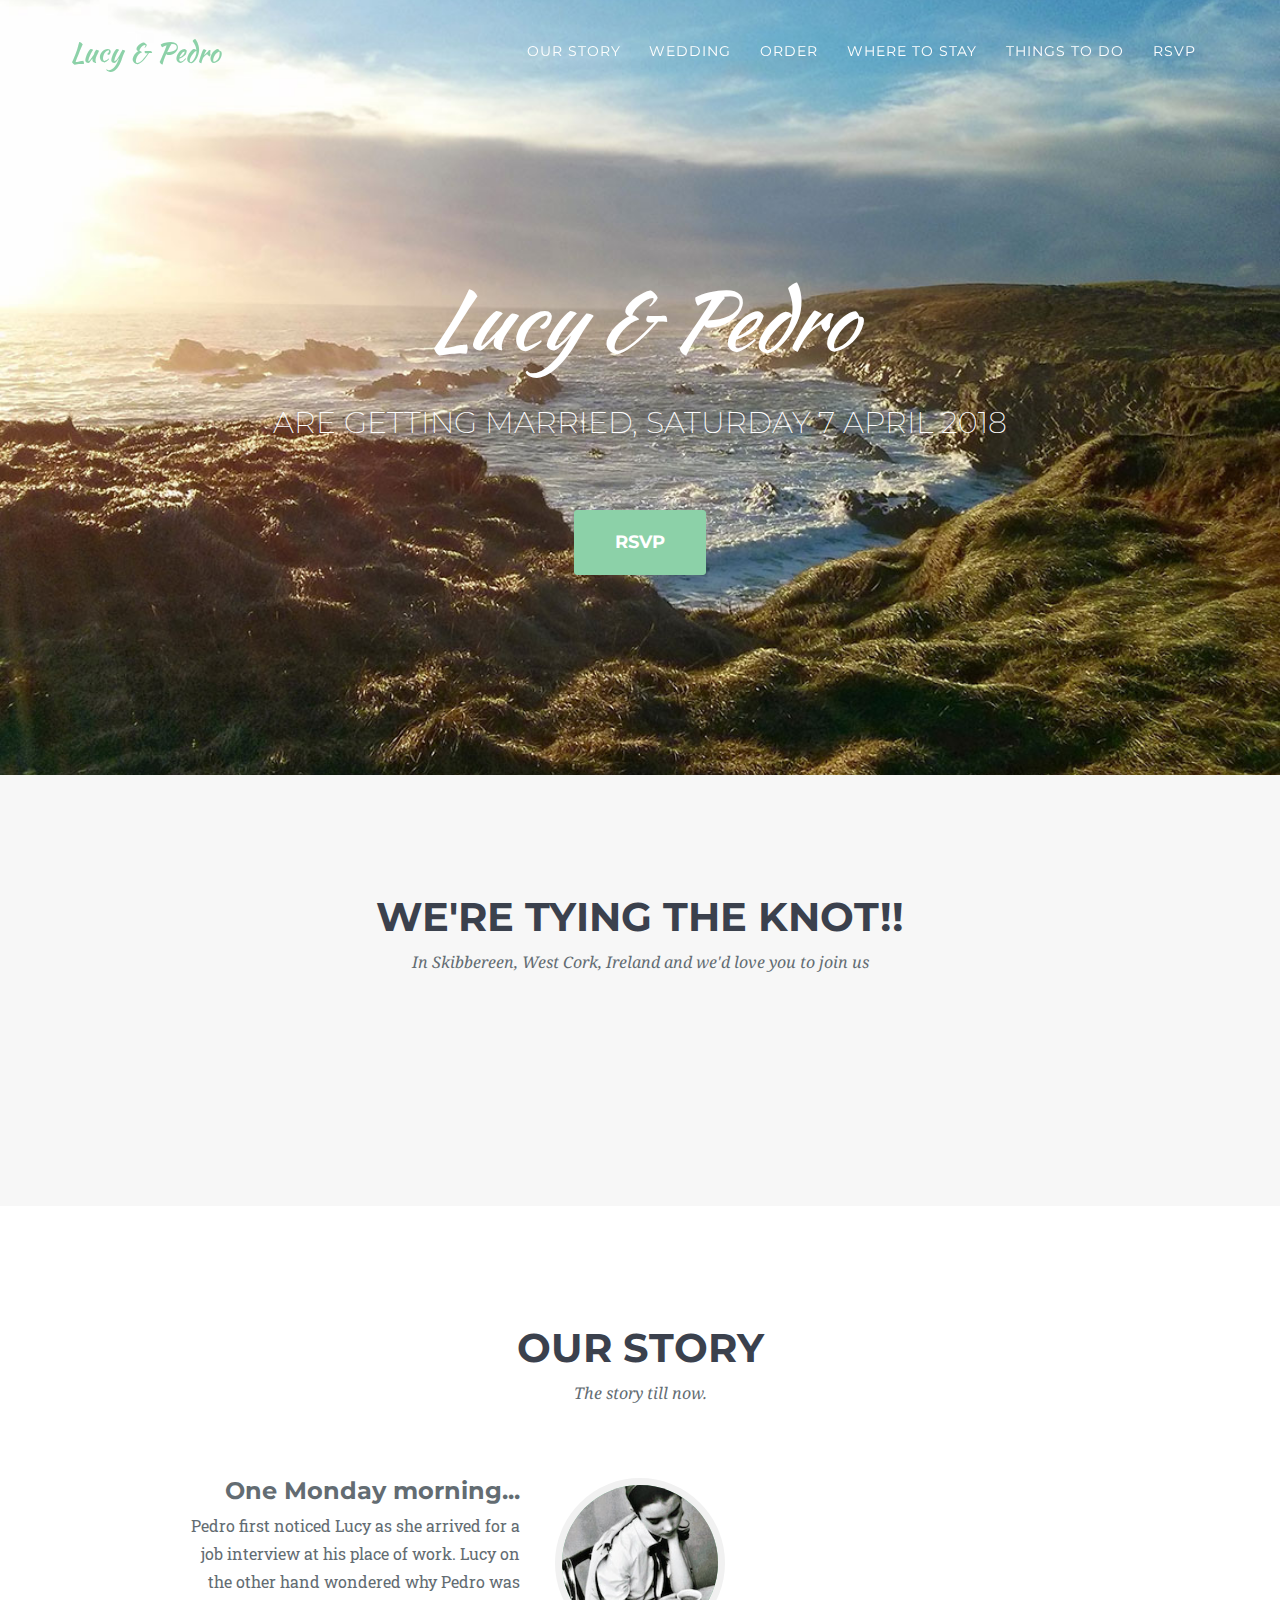
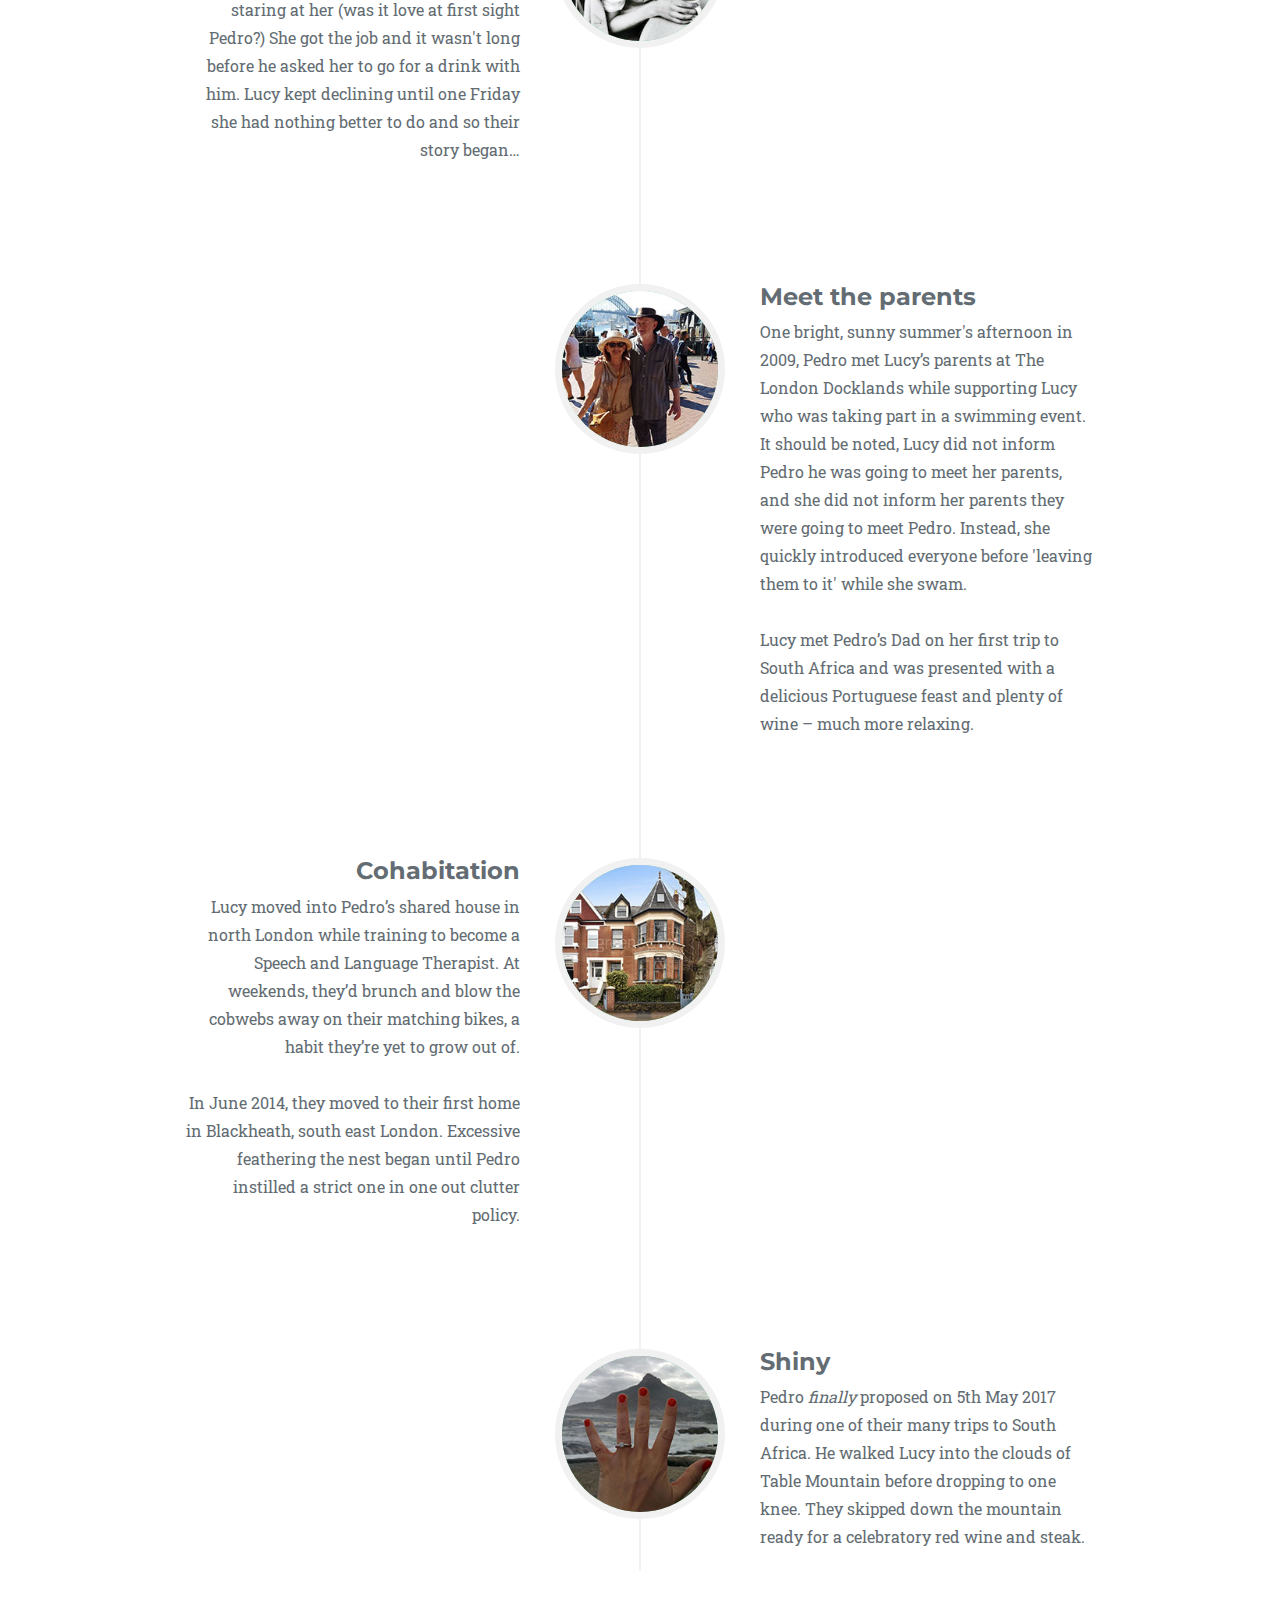
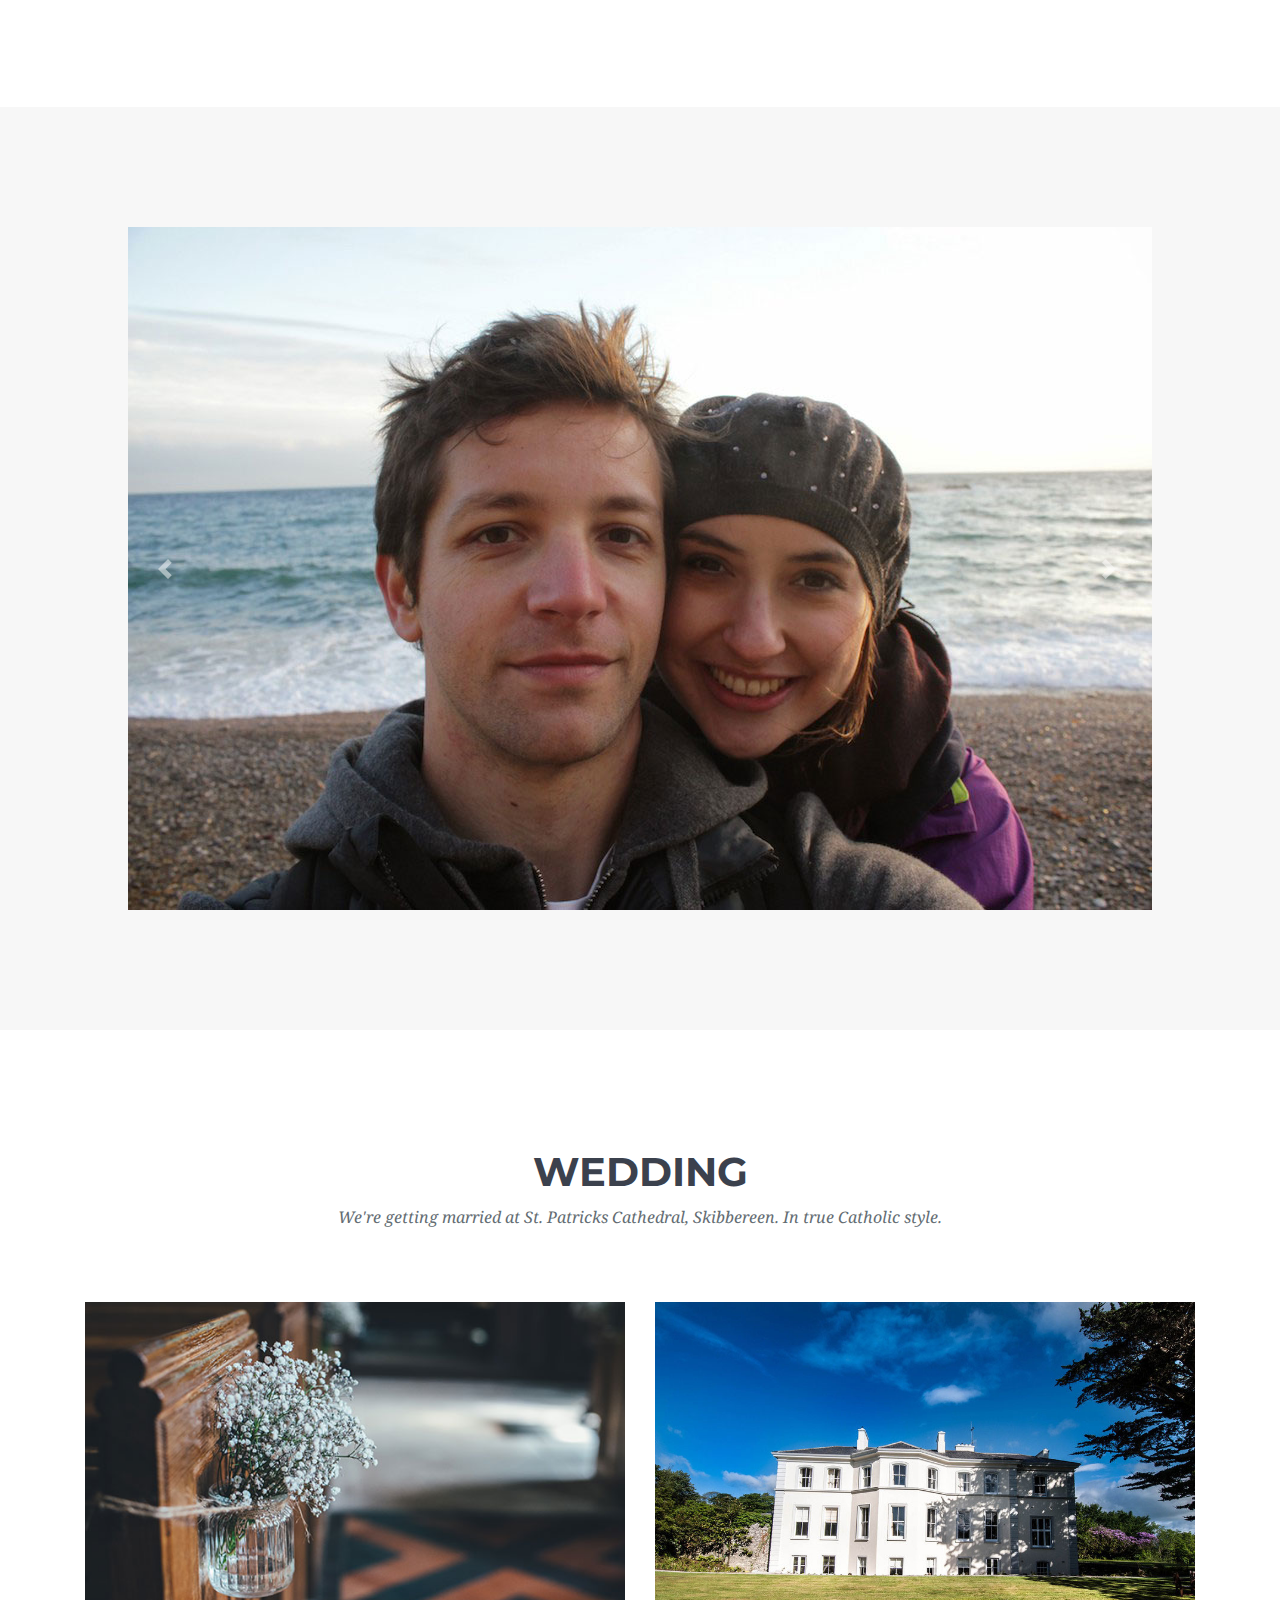
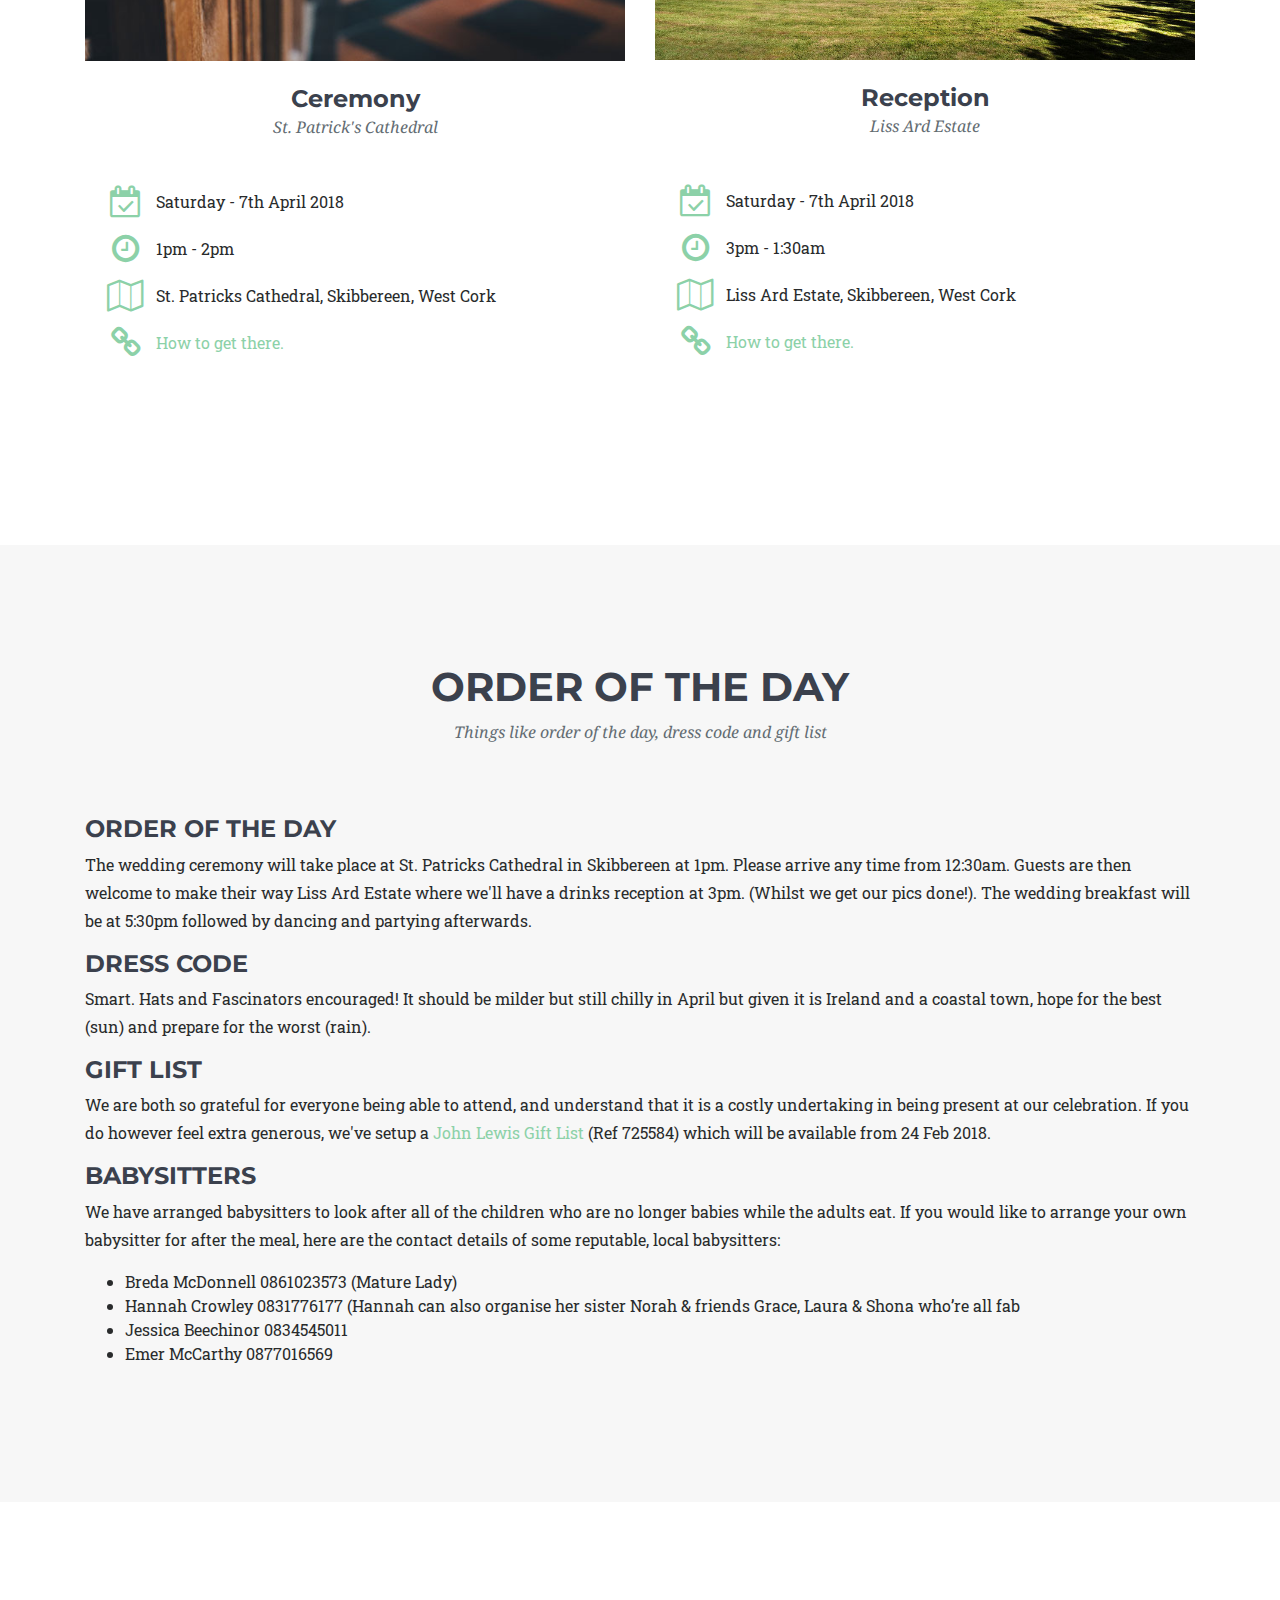
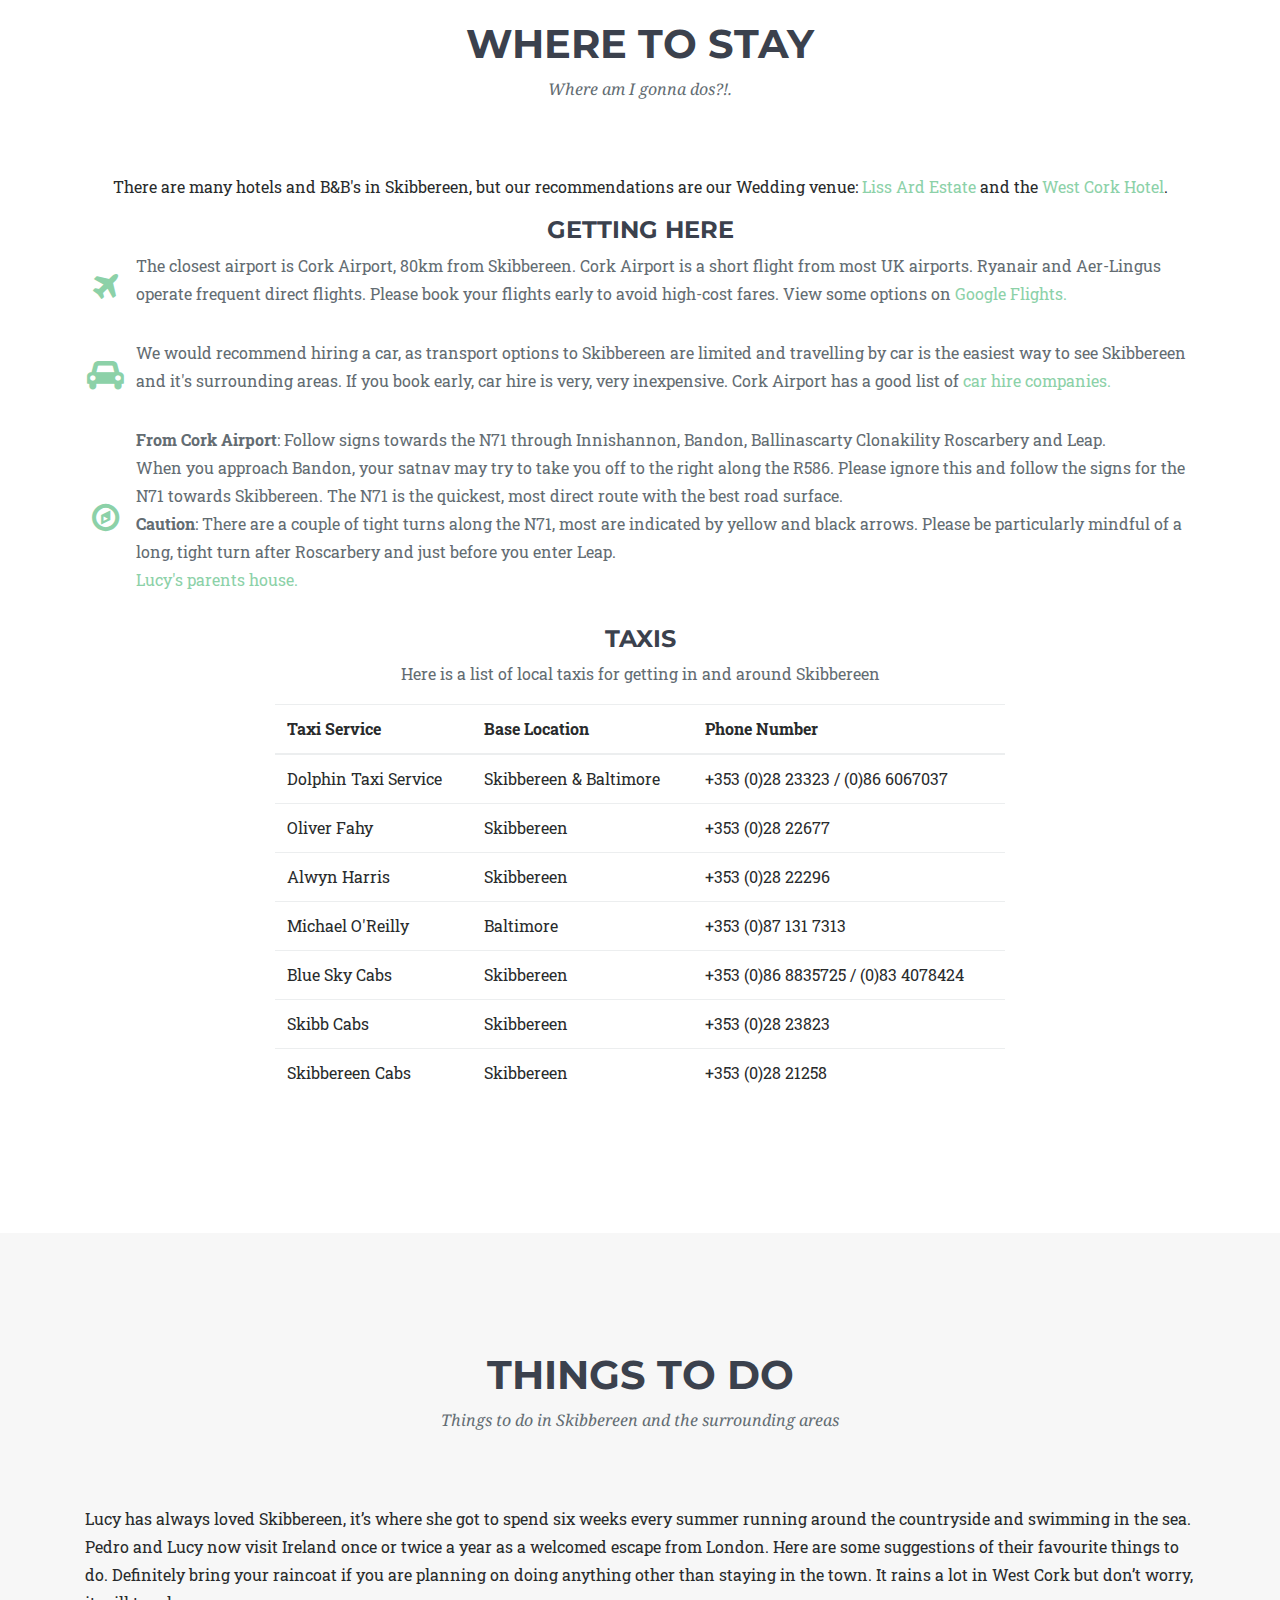
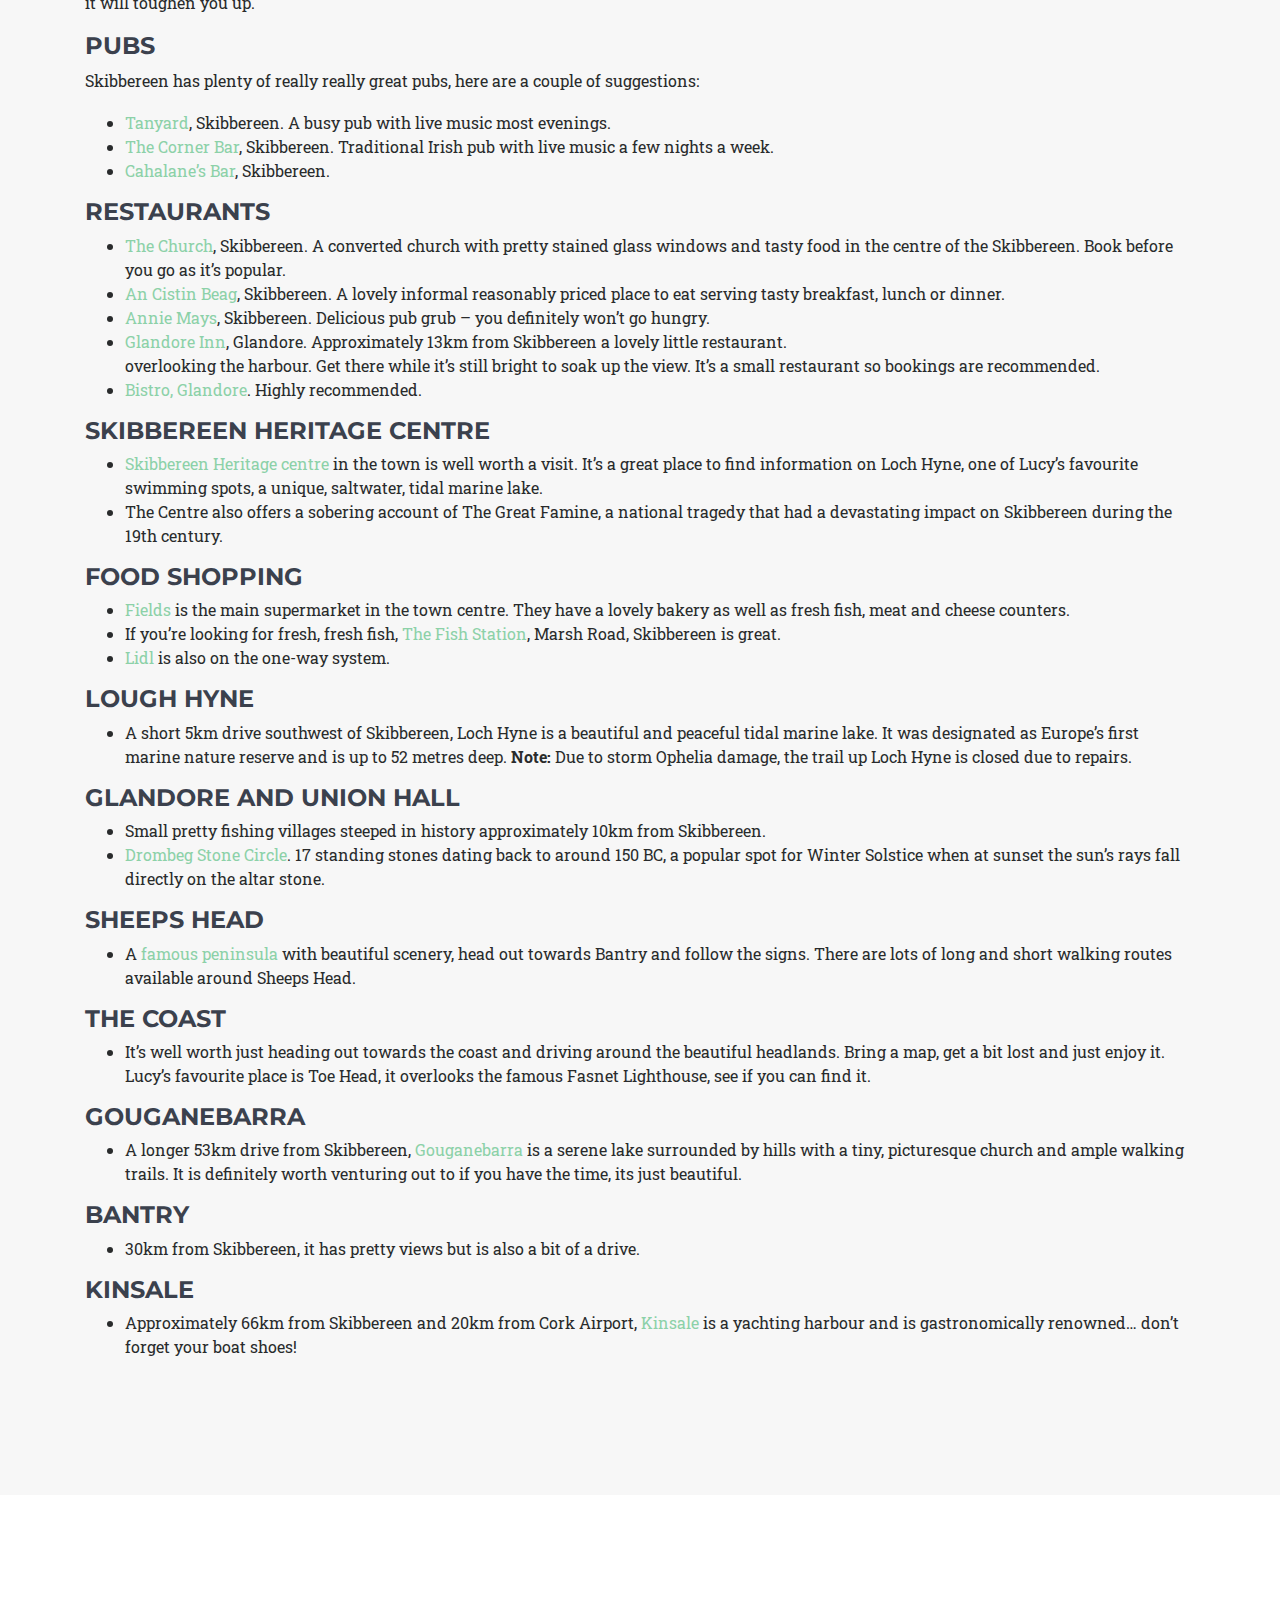
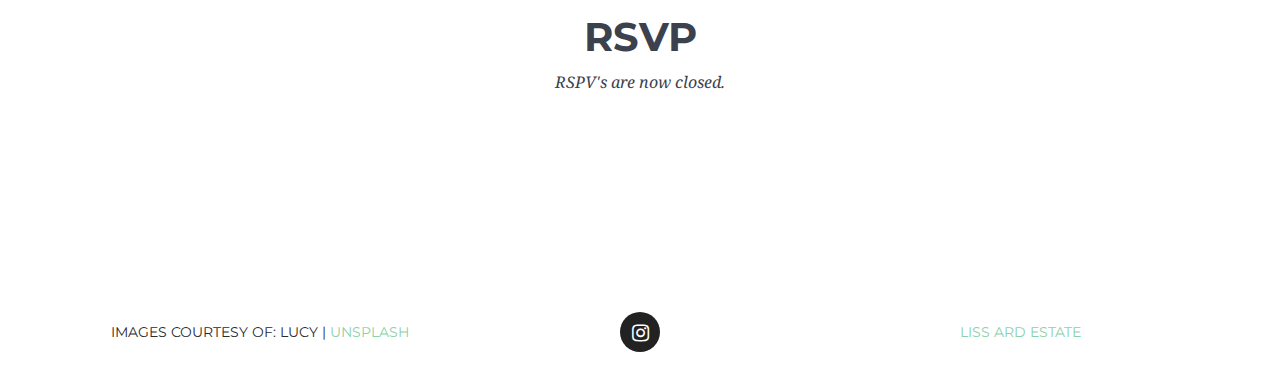
<file: index.html>
<!DOCTYPE html>
<html lang="en">

<head>
    <meta charset="utf-8">
    <meta name="viewport" content="width=device-width, initial-scale=1, shrink-to-fit=no">
    <meta name="description" content="">
    <meta name="author" content="">

    <title>Lucy &amp; Pedro are Getting Married</title>

    <!-- Bootstrap core CSS -->
    <link href="vendor/bootstrap/css/bootstrap.min.css" rel="stylesheet">

    <!-- Custom fonts for this template -->
    <link href="vendor/font-awesome/css/font-awesome.min.css" rel="stylesheet" type="text/css">
    <link href="https://fonts.googleapis.com/css?family=Montserrat:400,700" rel="stylesheet" type="text/css">
    <link href='https://fonts.googleapis.com/css?family=Kaushan+Script' rel='stylesheet' type='text/css'>
    <link href='https://fonts.googleapis.com/css?family=Droid+Serif:400,700,400italic,700italic' rel='stylesheet' type='text/css'>
    <link href='https://fonts.googleapis.com/css?family=Roboto+Slab:400,100,300,700' rel='stylesheet' type='text/css'>
    <link rel="icon" href="img/favicon.png">
    <!-- Custom styles for this template -->
    <link href="css/agency.css" rel="stylesheet">

    <!-- Temporary navbar container fix -->
    <style>
        .navbar-toggler {
            z-index: 1;
        }

        @media (max-width: 576px) {
            nav>.container {
                width: 100%;
            }
        }
    </style>

</head>

<body id="page-top">

    <!-- Navigation -->
    <nav class="navbar fixed-top navbar-toggleable-md navbar-inverse" id="mainNav">
        <div class="container">
            <button class="navbar-toggler navbar-toggler-right" type="button" data-toggle="collapse" data-target="#navbarResponsive"
                aria-controls="navbarResponsive" aria-expanded="false" aria-label="Toggle navigation">
                Menu
                <i class="fa fa-bars"></i>
            </button>
            <a class="navbar-brand" href="#page-top">Lucy &amp; Pedro</a>
            <div class="collapse navbar-collapse" id="navbarResponsive">
                <ul class="navbar-nav ml-auto">
                    <li class="nav-item">
                        <a class="nav-link" href="#about">Our Story</a>
                    </li>
                    <li class="nav-item">
                        <a class="nav-link" href="#portfolio">Wedding</a>
                    </li>
                    <li class="nav-item">
                        <a class="nav-link" href="#orderoftheday">Order</a>
                    </li>
                    <li class="nav-item">
                        <a class="nav-link" href="#accommodation">Where to stay</a>
                    </li>
                    <li class="nav-item">
                        <a class="nav-link" href="#thingstodo">Things to do</a>
                    </li>
                    <li class="nav-item">
                        <a class="nav-link" href="#contact">RSVP</a>
                    </li>
                </ul>
            </div>
        </div>
    </nav>

    <!-- Header -->
    <header class="masthead">
        <div class="container">
            <div class="intro-text">
                <div class="intro-lead-in">Lucy &amp; Pedro</div>
                <div class="intro-heading">are getting married, Saturday 7 April 2018</div>
                <a href="#contact" class="btn btn-xl">RSVP</a>
            </div>
        </div>
    </header>



    <!-- Services -->
    <section id="countdown" class="bg-faded">
        <div class="container">
            <div class="row">
                <div class="col-lg-12 text-center">
                    <h2 class="section-heading">We're tying the knot!!</h2>
                    <h3 class="section-subheading text-muted"> In Skibbereen, West Cork, Ireland and we'd love you to join us</h3>
                </div>
            </div>

            <div class="row">
                <div class="col-md-6 offset-md-3">
                    <ul class="list-inline text-center" id="countdown-box">
                    </ul>
                </div>
            </div>
        </div>
    </section>


    <!-- About -->
    <section id="about">
        <div class="container">
            <div class="row">
                <div class="col-lg-12 text-center">
                    <h2 class="section-heading">Our Story</h2>
                    <h3 class="section-subheading text-muted">The story till now.</h3>
                </div>
            </div>
            <div class="row">
                <div class="col-lg-12">
                    <ul class="timeline">
                        <li>
                            <div class="timeline-image">
                                <img class="rounded-circle img-fluid" src="img/about/1.jpg" alt="">
                            </div>
                            <div class="timeline-panel">
                                <div class="timeline-heading">
                                    <h4 class="subheading text-muted">One Monday morning...</h4>
                                </div>
                                <div class="timeline-body">
                                    <p class="text-muted">
                                        Pedro first noticed Lucy as she arrived for a job interview at his place of work. Lucy on the other hand wondered why Pedro
                                        was staring at her (was it love at first sight Pedro?) She got the job and it wasn't
                                        long before he asked her to go for a drink with him. Lucy kept declining until one
                                        Friday she had nothing better to do and so their story began…
                                    </p>
                                </div>
                            </div>
                        </li>
                        <li class="timeline-inverted">
                            <div class="timeline-image">
                                <img class="rounded-circle img-fluid" src="img/about/2.jpg" alt="">
                            </div>
                            <div class="timeline-panel">
                                <div class="timeline-heading">
                                    <h4 class="subheading text-muted">Meet the parents</h4>
                                </div>
                                <div class="timeline-body">
                                    <p class="text-muted">
                                        One bright, sunny summer's afternoon in 2009, Pedro met Lucy’s parents at The London Docklands while supporting Lucy who
                                        was taking part in a swimming event. It should be noted, Lucy did not inform Pedro
                                        he was going to meet her parents, and she did not inform her parents they were going
                                        to meet Pedro. Instead, she quickly introduced everyone before 'leaving them to it'
                                        while she swam.
                                        <br />
                                        <br /> Lucy met Pedro’s Dad on her first trip to South Africa and was presented with a
                                        delicious Portuguese feast and plenty of wine – much more relaxing.
                                    </p>
                                </div>
                            </div>
                        </li>
                        <li>
                            <div class="timeline-image">
                                <img class="rounded-circle img-fluid" src="img/about/3.jpg" alt="">
                            </div>
                            <div class="timeline-panel">
                                <div class="timeline-heading">
                                    <h4 class="subheading text-muted">Cohabitation</h4>
                                </div>
                                <div class="timeline-body">
                                    <p class="text-muted">Lucy moved into Pedro’s shared house in north London while training to become a Speech
                                        and Language Therapist. At weekends, they’d brunch and blow the cobwebs away on their
                                        matching bikes, a habit they’re yet to grow out of.
                                        <br/>
                                        <br/> In June 2014, they moved to their first home in Blackheath, south east London. Excessive
                                        feathering the nest began until Pedro instilled a strict one in one out clutter policy.
                                    </p>
                                </div>
                            </div>
                        </li>
                        <li class="timeline-inverted">
                            <div class="timeline-image">
                                <img class="rounded-circle img-fluid" src="img/about/4.jpg" alt="">
                            </div>
                            <div class="timeline-panel">
                                <div class="timeline-heading">
                                    </h4>
                                    <h4 class="subheading text-muted">Shiny</h4>
                                </div>
                                <div class="timeline-body">
                                    <p class="text-muted">Pedro
                                        <i>finally</i> proposed on 5th May 2017 during one of their many trips to South Africa.
                                        He walked Lucy into the clouds of Table Mountain before dropping to one knee. They
                                        skipped down the mountain ready for a celebratory red wine and steak.
                                    </p>
                                </div>
                            </div>
                        </li>

                    </ul>
                </div>
            </div>

        </div>
    </section>

    <section id="carousel" class="bg-faded">
        <div class="container">
            <div class="row">
                <div class="col-lg-12 text-center">
                    <div id="carouselControl" class="carousel slide" data-ride="carousel">
                        <div class="carousel-inner" role="listbox">
                            <div class="carousel-item active">
                                <img class="" src="img/about/lp1.jpg" alt="First slide">
                            </div>
                            <div class="carousel-item">
                                <img class="" src="img/about/lp3.jpg" alt="Second slide">
                            </div>
                            <div class="carousel-item">
                                <img class="" src="img/about/lp4.jpg" alt="Second slide">
                            </div>
                            <div class="carousel-item">
                                <img class="" src="img/about/lp5.jpg" alt="Second slide">
                            </div>
                            <div class="carousel-item">
                                <img class="" src="img/about/lp6.jpg" alt="Second slide">
                            </div>
                            <div class="carousel-item">
                                <img class="" src="img/about/lp7.jpg" alt="Second slide">
                            </div>
                            <div class="carousel-item">
                                <img class="" src="img/about/lp10.jpg" alt="Second slide">
                            </div>
                        </div>
                        <a class="carousel-control-prev" href="#carouselControl" role="button" data-slide="prev">
                            <span class="carousel-control-prev-icon" aria-hidden="true"></span>
                            <span class="sr-only">Previous</span>
                        </a>
                        <a class="carousel-control-next" href="#carouselControl" role="button" data-slide="next">
                            <span class="carousel-control-next-icon" aria-hidden="true"></span>
                            <span class="sr-only">Next</span>
                        </a>
                    </div>

                </div>
            </div>
        </div>
    </section>

    <!-- Portfolio Grid -->
    <section class="" id="portfolio">
        <div class="container">
            <div class="row">
                <div class="col-lg-12 text-center">
                    <h2 class="section-heading">Wedding</h2>
                    <h3 class="section-subheading text-muted">We're getting married at St. Patricks Cathedral, Skibbereen. In true Catholic style.</h3>
                </div>
            </div>
            <div class="row">
                <div class="col-md-6 col-sm-12 portfolio-item">
                    <div class="portfolio-link" data-toggle="modal" href="#portfolioModal1">
                        <div class="portfolio-hover">
                            <div class="portfolio-hover-content">
                                <i class="fa fa-plus fa-3x"></i>
                            </div>
                        </div>
                        <img class="img-fluid" src="img/ceremony/church.jpg" alt="">
                    </div>
                    <div class="portfolio-caption">
                        <h4>Ceremony</h4>
                        <p class="text-muted">St. Patrick's Cathedral</p>
                    </div>
                    <div class="portfolio-detail">
                        <ul class="list-unstyled">
                            <li>
                                <a href="#">
                                    <i class="fa fa-fw fa-calendar-check-o fa-2x" aria-hidden="true"></i>
                                </a> Saturday - 7th April 2018
                            </li>
                            <li class="">
                                <a href="#">
                                    <i class="fa fa-fw fa-clock-o fa-2x" aria-hidden="true"></i>
                                </a>1pm - 2pm
                            </li>
                            <li class="">
                                <a href="#">
                                    <i class="fa fa-fw fa-map-o fa-2x" aria-hidden="true"></i>
                                </a>St. Patricks Cathedral, Skibbereen, West Cork
                            </li>
                            <li>
                                <a href="#">
                                    <i class="fa fa-fw fa-link fa-2x" aria-hidden="true"></i>
                                </a>
                                <div data-toggle="modal" href="#portfolioModal1">
                                    <a class="howtogetthere" href="#">How to get there.</a>
                                </div>
                            </li>
                        </ul>
                    </div>
                </div>
                <div class="col-md-6 col-sm-12 portfolio-item">
                    <div class="portfolio-link" data-toggle="modal" href="#portfolioModal2">
                        <div class="portfolio-hover">
                            <div class="portfolio-hover-content">
                                <i class="fa fa-plus fa-3x"></i>
                            </div>
                        </div>
                        <img class="img-fluid" src="img/reception/la3.jpg" alt="">
                    </div>
                    <div class="portfolio-caption">
                        <h4>Reception</h4>
                        <p class="text-muted">Liss Ard Estate</p>
                    </div>
                    <div class="portfolio-detail">
                        <ul class="list-unstyled">
                            <li>
                                <a href="#">
                                    <i class="fa fa-fw fa-calendar-check-o fa-2x" aria-hidden="true"></i>
                                </a> Saturday - 7th April 2018
                            </li>
                            <li class="">
                                <a href="#">
                                    <i class="fa fa-fw fa-clock-o fa-2x" aria-hidden="true"></i>
                                </a>3pm - 1:30am
                            </li>
                            <li class="">
                                <a href="#">
                                    <i class="fa fa-fw fa-map-o fa-2x" aria-hidden="true"></i>
                                </a>Liss Ard Estate, Skibbereen, West Cork
                            </li>
                            <li>
                                <a href="#">
                                    <i class="fa fa-fw fa-link fa-2x" aria-hidden="true"></i>
                                </a>
                                <div data-toggle="modal" href="#portfolioModal2">
                                    <a class="howtogetthere" href="#">How to get there.</a>
                                </div>
                            </li>
                        </ul>
                    </div>
                </div>

            </div>
        </div>
    </section>



    <!-- Things to Do -->
    <section class="bg-faded" id="orderoftheday">
        <div class="container">
            <div class="row">
                <div class="col-lg-12 text-center">
                    <h2 class="section-heading">Order of the day</h2>
                    <h3 class="section-subheading text-muted">Things like order of the day, dress code and gift list</h3>
                </div>
                <div class="col-lg-12">

                    <h4>Order of the day</h4>
                    <p>The wedding ceremony will take place at St. Patricks Cathedral in Skibbereen at 1pm. Please arrive any
                        time from 12:30am. Guests are then welcome to make their way Liss Ard Estate where we'll have a drinks
                        reception at 3pm. (Whilst we get our pics done!). The wedding breakfast will be at 5:30pm followed
                        by dancing and partying afterwards.</p>

                    <h4>Dress Code</h4>
                    <p>Smart. Hats and Fascinators encouraged! It should be milder but still chilly in April but given it is
                        Ireland and a coastal town, hope for the best (sun) and prepare for the worst (rain). </p>
                    <h4>Gift List</h4>
                    <p>We are both so grateful for everyone being able to attend, and understand that it is a costly undertaking
                        in being present at our celebration. If you do however feel extra generous, we've setup a
                        <a target="_new" href="https://www.johnlewisgiftlist.com/giftint/JSPs/GiftList/BuyGifts/GuestFindAList.jsp">John Lewis Gift List</a> (Ref 725584) which will be available from 24 Feb 2018.</p>
                    <h4>Babysitters</h4>
                    <p>We have arranged babysitters to look after all of the children who are no longer babies while the adults
                        eat. If you would like to arrange your own babysitter for after the meal, here are the contact details
                        of some reputable, local babysitters:
                        <ul>
                            <li>Breda McDonnell 0861023573 (Mature Lady)
                            </li>
                            <li>Hannah Crowley 0831776177 (Hannah can also organise her sister Norah & friends Grace, Laura &
                                Shona who’re all fab</li>
                            <li>Jessica Beechinor 0834545011</li>
                            <li>Emer McCarthy 0877016569 </li>
                        </ul>
                    </p>

                </div>
            </div>
        </div>
    </section>


    <!-- Team -->
    <section id="accommodation">
        <div class="container">
            <div class="row">
                <div class="col-lg-12 text-center">
                    <h2 class="section-heading">Where to stay</h2>
                    <h3 class="section-subheading text-muted">Where am I gonna dos?!.</h3>
                    <p>There are many hotels and B&amp;B's in Skibbereen, but our recommendations are our Wedding venue:
                        <a href="https://www.lissardestate.com/">Liss Ard Estate</a> and the
                        <a href="http://www.westcorkhotel.com/">West Cork Hotel</a>.</p>
                </div>
            </div>

            <div class="row">
                <div class="col-lg-12 ">
                    <h4 class="text-center">Getting here</h4>
                    <ul class="list-unstyled">
                        <li>
                            <a href="#">
                                <i class="fa fa-fw fa-plane fa-2x" aria-hidden="true"></i>
                            </a>
                            <p class="text-muted">The closest airport is Cork Airport, 80km from Skibbereen. Cork Airport is a short flight from
                                most UK airports. Ryanair and Aer-Lingus operate frequent direct flights. Please book your
                                flights early to avoid high-cost fares. View some options on
                                <a target="_new" href="https://www.google.co.uk/flights/#search;f=LHR,LGW,STN,LCY,LTN,SEN,QQS;t=ORK;d=2018-04-06;r=2018-04-08">Google Flights.</a>
                            </p>
                        </li>
                        <li>
                            <a href="#">
                                <i class="fa fa-fw fa-car fa-2x" aria-hidden="true"></i>
                            </a>
                            <p class="text-muted">We would recommend hiring a car, as transport options to Skibbereen are limited and travelling
                                by car is the easiest way to see Skibbereen and it's surrounding areas. If you book early,
                                car hire is very, very inexpensive. Cork Airport has a good list of
                                <a target="_new" href="http://www.corkairport.com/to-from-the-airport/book-a-hire-car">car hire companies.</a>
                            </p>
                        </li>
                        <li>
                            <a href="#">
                                <i class="fa fa-fw fa-compass fa-2x" aria-hidden="true"></i>
                            </a>
                            <p class="text-muted">
                                <b>From Cork Airport</b>: Follow signs towards the N71 through Innishannon, Bandon, Ballinascarty
                                Clonakility Roscarbery and Leap.
                                <br/>When you approach Bandon, your satnav may try to take you off to the right along the R586.
                                Please ignore this and follow the signs for the N71 towards Skibbereen. The N71 is the quickest,
                                most direct route with the best road surface.
                                <br/>
                                <b>Caution</b>: There are a couple of tight turns along the N71, most are indicated by yellow
                                and black arrows. Please be particularly mindful of a long, tight turn after Roscarbery and
                                just before you enter Leap.
                                <br/>
                                <a target="_new" href="https://goo.gl/maps/SdDcMecCYty">Lucy's parents house.</a>
                            </p>
                        </li>
                    </ul>

                </div>
            </div>

            <div class="row">
                <div class="col-lg-12 text-center">
                    <h4 class="section-heading">Taxis</h4>
                    <p class="text-muted">Here is a list of local taxis for getting in and around Skibbereen</p>
                </div>
            </div>

            <div class="row">
                <div class="col-lg-8 offset-lg-2">
                    <table class="table">
                        <thead>
                            <tr>
                                <th>
                                    Taxi Service
                                </th>
                                <th>
                                    Base Location
                                </th>
                                <th>
                                    Phone Number
                                </th>
                            </tr>
                        </thead>
                        <tbody>

                            <tr>
                                <td>
                                    Dolphin Taxi Service
                                </td>
                                <td>
                                    Skibbereen &amp; Baltimore
                                </td>
                                <td>
                                    +353 (0)28 23323 / (0)86 6067037
                                </td>
                            </tr>
                            <tr>
                                <td>
                                    Oliver Fahy
                                </td>
                                <td>
                                    Skibbereen
                                </td>
                                <td>
                                    +353 (0)28 22677
                                </td>
                            </tr>
                            <tr>
                                <td>
                                    Alwyn Harris
                                </td>
                                <td>
                                    Skibbereen
                                </td>
                                <td>
                                    +353 (0)28 22296
                                </td>
                            </tr>
                            <tr>
                                <td>
                                    Michael O'Reilly
                                </td>
                                <td>
                                    Baltimore
                                </td>
                                <td>
                                    +353 (0)87 131 7313
                                </td>
                            </tr>
                            <tr>
                                <td>
                                    Blue Sky Cabs
                                </td>
                                <td>
                                    Skibbereen
                                </td>
                                <td>
                                    +353 (0)86 8835725 / (0)83 4078424
                                </td>
                            </tr>
                            <tr>
                                <td>
                                    Skibb Cabs
                                </td>
                                <td>
                                    Skibbereen
                                </td>
                                <td>
                                    +353 (0)28 23823
                                </td>
                            </tr>
                            <tr>
                                <td>
                                    Skibbereen Cabs
                                </td>
                                <td>
                                    Skibbereen
                                </td>
                                <td>
                                    +353 (0)28 21258
                                </td>
                            </tr>
                        </tbody>
                    </table>
                </div>
            </div>

        </div>
    </section>

    <!-- Things to Do -->
    <section class="bg-faded" id="thingstodo">
        <div class="container">
            <div class="row">
                <div class="col-lg-12 text-center">
                    <h2 class="section-heading">Things to do</h2>
                    <h3 class="section-subheading text-muted">Things to do in Skibbereen and the surrounding areas</h3>
                </div>
                <div class="col-lg-12">
                    <p>
                        Lucy has always loved Skibbereen, it’s where she got to spend six weeks every summer running around the countryside and swimming
                        in the sea. Pedro and Lucy now visit Ireland once or twice a year as a welcomed escape from London.
                        Here are some suggestions of their favourite things to do. Definitely bring your raincoat if you
                        are planning on doing anything other than staying in the town. It rains a lot in West Cork but don’t
                        worry, it will toughen you up.
                    </p>
                    <h4>Pubs</h4>
                    <p>Skibbereen has plenty of really really great pubs, here are a couple of suggestions:</p>
                    <ul>
                        <li>
                            <a href="https://www.facebook.com/thetanyard/" target="_new">Tanyard</a>, Skibbereen. A busy pub with live music most evenings.</li>
                        <li>
                            <a href="https://www.facebook.com/Thecornerbarskibb/" target="_new">The Corner Bar</a>, Skibbereen. Traditional Irish pub with live music a few nights a week.</li>
                        <li>
                            <a href="https://www.tripadvisor.co.uk/Attraction_Review-g211921-d5991511-Reviews-Cahalane_s_Bar-Skibbereen_County_Cork.html"
                                target="_new">Cahalane’s Bar</a>, Skibbereen.</li>
                    </ul>
                    <h4>Restaurants</h4>
                    <ul>
                        <li>
                            <a href="http://www.thechurchrestaurant.ie/">The Church</a>, Skibbereen. A converted church with pretty stained glass windows and tasty food
                            in the centre of the Skibbereen. Book before you go as it’s popular.
                        </li>
                        <li>
                            <a href="https://www.tripadvisor.co.uk/Restaurant_Review-g211921-d3774374-Reviews-An_Chistin_Beag-Skibbereen_County_Cork.html"
                                target="_new">An Cistin Beag</a>, Skibbereen. A lovely informal reasonably priced place to eat serving tasty
                            breakfast, lunch or dinner.</li>
                        <li>
                            <a href="http://www.anniemays.ie/bar-and-restaurant.html" target="_new">Annie Mays</a>, Skibbereen. Delicious pub grub – you definitely won’t go hungry.</li>
                        <li>
                            <a href="http://www.theglandoreinn.com/">Glandore Inn</a>, Glandore. Approximately 13km from Skibbereen a lovely little restaurant.</li>
                        overlooking the harbour. Get there while it’s still bright to soak up the view. It’s a small restaurant so bookings are recommended.
                        <li>
                            <a href="http://glandorebistro.ie/">Bistro, Glandore</a>. Highly recommended.</li>
                    </ul>

                    <h4>Skibbereen Heritage Centre</h4>
                    <ul>
                        <li>
                            <a href="http://www.skibbheritage.com/">Skibbereen Heritage centre</a> in the town is well worth a visit. It’s a great place to find
                            information on Loch Hyne, one of Lucy’s favourite swimming spots, a unique, saltwater, tidal
                            marine lake.
                        </li>
                        <li>The Centre also offers a sobering account of The Great Famine, a national tragedy that had a devastating
                            impact on Skibbereen during the 19th century.</li>
                    </ul>
                    <h4>Food Shopping</h4>
                    <ul>
                        <li>
                            <a href="http://www.fieldsofskibbereen.ie/" _target="new">Fields</a> is the main supermarket in the town centre. They have a lovely bakery as well as fresh
                            fish, meat and cheese counters.</li>
                        <li>If you’re looking for fresh, fresh fish,
                            <a href="https://www.facebook.com/pg/thefishstationskibb/about/?ref=page_internal" target="_new">The Fish Station</a>, Marsh Road, Skibbereen is great.
                        </li>
                        <li>
                            <a href="https://www.lidl.ie/en/store-finder.htm" target="_new">Lidl</a> is also on the one-way system.</li>
                    </ul>

                    <h4>Lough Hyne</h4>
                    <ul>
                        <li>A short 5km drive southwest of Skibbereen, Loch Hyne is a beautiful and peaceful tidal marine lake.
                            It was designated as Europe’s first marine nature reserve and is up to 52 metres deep.
                            <b>Note:</b> Due to storm Ophelia damage, the trail up Loch Hyne is closed due to repairs.
                        </li>
                    </ul>

                    <h4>Glandore and Union Hall</h4>
                    <ul>
                        <li>Small pretty fishing villages steeped in history approximately 10km from Skibbereen.</li>
                        <li>
                            <a href="https://en.wikipedia.org/wiki/Drombeg_stone_circle" target="_new">Drombeg Stone Circle</a>. 17 standing stones dating back to around 150 BC, a popular spot for
                            Winter Solstice when at sunset the sun’s rays fall directly on the altar stone.</li>
                    </ul>

                    <h4>Sheeps Head</h4>
                    <ul>
                        <li>A
                            <a href="http://www.thesheepsheadway.ie/">famous peninsula</a> with beautiful scenery, head out towards Bantry and follow the signs. There
                            are lots of long and short walking routes available around Sheeps Head.</li>
                    </ul>

                    <h4>The Coast</h4>
                    <ul>
                        <li>It’s well worth just heading out towards the coast and driving around the beautiful headlands. Bring
                            a map, get a bit lost and just enjoy it. Lucy’s favourite place is Toe Head, it overlooks the
                            famous Fasnet Lighthouse, see if you can find it.
                        </li>
                    </ul>

                    <h4>Gouganebarra</h4>
                    <ul>
                        <li>A longer 53km drive from Skibbereen,
                            <a href="http://www.cork-guide.ie/gouganebarra/gouganebarra.html">Gouganebarra</a> is a serene lake surrounded by hills with a tiny, picturesque church and ample
                            walking trails. It is definitely worth venturing out to if you have the time, its just beautiful.
                        </li>
                    </ul>

                    <h4>Bantry</h4>
                    <ul>
                        <li>30km from Skibbereen, it has pretty views but is also a bit of a drive.</li>
                    </ul>

                    <h4>Kinsale</h4>
                    <ul>
                        <li>Approximately 66km from Skibbereen and 20km from Cork Airport,
                            <a href="http://www.kinsale.ie/">Kinsale</a> is a yachting harbour and is gastronomically renowned… don’t forget your boat shoes!
                        </li>
                    </ul>
                </div>
            </div>
        </div>
    </section>

    <!-- Contact -->
    <section id="contact">
        <div class="container">
            <div class="row">
                <div class="col-lg-12 text-center">
                    <h2 class="section-heading">RSVP</h2>
                    <h3 class="section-subheading">RSPV's are now closed.</h3>
                </div>
            </div>
        </div>
    </section>

    <!-- Footer -->
    <footer>
        <div class="container">
            <div class="row">
                <div class="col-md-4">
                    <span class="copyright">Images courtesy of: Lucy |
                        <a href="http://www.unsplash.com" target="_new">Unsplash</a>
                    </span>
                </div>
                <div class="col-md-4">
                    <ul class="list-inline social-buttons">
                        <li class="list-inline-item">
                            <a href="https://www.instagram.com/pedandlucy/" target="_new">
                                <i class="fa fa-instagram"></i>
                            </a>
                        </li>
                    </ul>
                </div>
                <div class="col-md-4">
                    <ul class="list-inline quicklinks">
                        <li class="list-inline-item">
                            <a href="https://www.lissardestate.com/">Liss Ard Estate</a>
                        </li>
                    </ul>
                </div>
            </div>
        </div>
    </footer>

    <!-- Portfolio Modals -->

    <!-- Modal 1 -->
    <div class="portfolio-modal modal fade" id="portfolioModal1" tabindex="-1" role="dialog" aria-hidden="true">
        <div class="modal-dialog">
            <div class="modal-content">
                <div class="close-modal" data-dismiss="modal">
                    <div class="lr">
                        <div class="rl">
                        </div>
                    </div>
                </div>
                <div class="container">
                    <div class="row">
                        <div class="col-lg-8 offset-lg-2">
                            <div class="modal-body">
                                <!-- Project Details Go Here -->
                                <h2>St. Patricks Cathedral</h2>
                                <p class="item-intro text-muted">No. 2, The Presbytery, North Street, Skibbereen, Co. Cork</p>
                                <p>An impressive ornate Catholic Church in Skibbereen. A fitting venue as Lucy's parents were
                                    married in the same place many years ago.</p>

                                <img class="img-fluid d-block mx-auto" src="img/ceremony/church-window-baptism-sacrament-glass-window.jpg" alt="">

                                <h4 class="subheading">Getting there</h4>
                                <p>The Church is within walking distance from town centre.</p>
                                <iframe src="https://www.google.com/maps/embed?pb=!1m14!1m8!1m3!1d9924.437366351327!2d-9.278785389017157!3d51.54789399999999!3m2!1i1024!2i768!4f13.1!3m3!1m2!1s0x4845a5eb05a07aef%3A0x3eb82bdbfb86a18!2sSaint+Patrick&#39;s+Church%2C+North+St%2C+Gortnaclohy%2C+Skibbereen%2C+Co.+Cork%2C+Ireland!5e0!3m2!1sen!2suk!4v1501619152084"
                                    height="350" class="embed-responsive" frameborder="0" style="border:0" allowfullscreen></iframe>
                                <p>&nbsp;</p>
                                <button class="btn btn-primary" data-dismiss="modal" type="button">
                                    <i class="fa fa-times"></i> Close</button>
                            </div>
                        </div>
                    </div>
                </div>
            </div>
        </div>
    </div>

    <!-- Modal 2 -->
    <div class="portfolio-modal modal fade" id="portfolioModal2" tabindex="-1" role="dialog" aria-hidden="true">
        <div class="modal-dialog">
            <div class="modal-content">
                <div class="close-modal" data-dismiss="modal">
                    <div class="lr">
                        <div class="rl">
                        </div>
                    </div>
                </div>
                <div class="container">
                    <div class="row">
                        <div class="col-lg-8 offset-lg-2">
                            <div class="modal-body">
                                <!-- Project Details Go Here -->
                                <h2>Liss Ard Estate</h2>
                                <p class="item-intro text-muted">Castletownsend Rd, Russagh, Skibbereen, Co. Cork, Ireland</p>
                                <p> Nestled away in the woodlands just a 5-10 minute drive from Skibbereen, Liss Ard is a welcoming
                                    country house on a private estate full of walks, acres of grounds, a sky garden and it's
                                    own peaceful lake. Please remember your raincoat and wellies as it rains a lot in Ireland.</p>

                                <img class="img-fluid d-block mx-auto" src="img/reception/liss_ard_house_cork.jpg" alt="">

                            </div>
                        </div>

                    </div>
                    <div class="row">
                        <div class="col-sm-4 offset-lg-2">
                            <div class="modal-body">
                                <img class="img-fluid d-block mx-auto" src="img/reception/la4.jpg" alt="">

                            </div>
                        </div>
                        <div class="col-sm-4">
                            <div class="modal-body">
                                <img class="img-fluid d-block mx-auto" src="img/reception/la7.jpg" alt="">

                            </div>
                        </div>
                    </div>
                    <div class="row">
                        <div class="col-lg-4 offset-lg-2">
                            <div class="modal-body">
                                <img class="img-fluid d-block mx-auto" src="img/reception/la6.jpg" alt="">

                            </div>
                        </div>
                        <div class="col-lg-4">
                            <div class="modal-body">
                                <img class="img-fluid d-block mx-auto" src="img/reception/la5.jpg" alt="">

                            </div>
                        </div>
                    </div>
                    <div class="row">
                        <div class="col-lg-8 offset-lg-2">
                            <div class="modal-body">
                                <!-- Project Details Go Here -->
                                <h4 class="subheading">Getting there</h4>
                                <p>Liss Ard Estate is a 5-10 minute drive from Skibbereen. We kindly ask guests to make their
                                    own way to the reception venue.</p>

                                <iframe src="https://www.google.com/maps/embed?pb=!1m14!1m8!1m3!1d39721.94675783914!2d-9.286659966540254!3d51.52015652566809!3m2!1i1024!2i768!4f13.1!3m3!1m2!1s0x0%3A0xe24b9d854e42cb47!2sLiss+Ard+Estate!5e0!3m2!1sen!2suk!4v1501619386928"
                                    height="350" class="embed-responsive" frameborder="0" style="border:0" allowfullscreen></iframe>
                                <p>&nbsp;</p>
                                <button class="btn btn-primary" data-dismiss="modal" type="button">
                                    <i class="fa fa-times"></i> Close</button>
                            </div>
                        </div>

                    </div>
                </div>
            </div>
        </div>
    </div>

    <!-- Bootstrap core JavaScript -->
    <script src="vendor/jquery/jquery.min.js"></script>
    <script src="vendor/tether/tether.min.js"></script>
    <script src="vendor/bootstrap/js/bootstrap.min.js"></script>

    <!-- Plugin JavaScript -->
    <script src="vendor/jquery-easing/jquery.easing.min.js"></script>

    <!-- Contact form JavaScript -->
    <script src="js/jqBootstrapValidation.js"></script>
    <script src="js/contact_me.js"></script>

    <!-- Custom scripts for this template -->
    <script src="js/agency.js"></script>

</body>

</html>
</file>
<file: css/agency.css>
/*!
 * Start Bootstrap - Agency v4.0.0-alpha (http://startbootstrap.com/template-overviews/agency)
 * Copyright 2013-2017 Start Bootstrap
 * Licensed under MIT (https://github.com/BlackrockDigital/startbootstrap-agency/blob/master/LICENSE)
 */

body {
  overflow-x: hidden;
  font-family: 'Roboto Slab', 'Helvetica Neue', Helvetica, Arial, sans-serif;
}

p {
  line-height: 1.75;
}

a {
  color: #8cd1a8;
}

a:hover,
a:focus,
a:active,
a.active {
  color: #7ad29e;
}

h1,
h2,
h3,
h4,
h5,
h6 {
  font-weight: 700;
  font-family: 'Montserrat', 'Helvetica Neue', Helvetica, Arial, sans-serif;
  text-transform: uppercase;
  color: #3b414d;
}

section {
  padding: 100px 0;
}

section h2.section-heading {
  font-size: 40px;
  margin-top: 0;
  margin-bottom: 15px;
}

section h3.section-subheading {
  font-size: 16px;
  font-weight: 400;
  font-style: italic;
  margin-bottom: 75px;
  text-transform: none;
  font-family: 'Droid Serif', 'Helvetica Neue', Helvetica, Arial, sans-serif;
}

@media (min-width: 768px) {
  section {
    padding: 120px 0;
  }
}

::-moz-selection {
  background: #8cd1a8;
  text-shadow: none;
}

::selection {
  background: #8cd1a8;
  text-shadow: none;
}

img::selection {
  background: transparent;
}

img::-moz-selection {
  background: transparent;
}

body {
  -webkit-tap-highlight-color: #8cd1a8;
}

#mainNav {
  background-color: #696969;
}

#mainNav .navbar-toggler {
  font-size: 12px;
  right: 0;
  padding: 13px;
  text-transform: uppercase;
  color: white;
  border: 0;
  background-color: #8cd1a8;
  font-family: 'Montserrat', 'Helvetica Neue', Helvetica, Arial, sans-serif;
  text-transform: uppercase;
}

#mainNav .container {
  padding: 0;
}

#mainNav .container .navbar-brand {
  color: #8cd1a8;
  font-family: 'Kaushan Script', 'Helvetica Neue', Helvetica, Arial, cursive;
}

#mainNav .container .navbar-brand:hover,
#mainNav .container .navbar-brand:focus,
#mainNav .container .navbar-brand:active,
#mainNav .container .navbar-brand.active {
  color: #7ad29e;
}

#mainNav .container .navbar-nav .nav-item .nav-link {
  font-size: 90%;
  font-weight: 400;
  padding: .75em 0;
  letter-spacing: 1px;
  color: white;
  font-family: 'Montserrat', 'Helvetica Neue', Helvetica, Arial, sans-serif;
  text-transform: uppercase;
}

#mainNav .container .navbar-nav .nav-item .nav-link:hover,
#mainNav .container .navbar-nav .nav-item .nav-link.active {
  color: #8cd1a8;
}

@media (min-width: 992px) {
  #mainNav {
    padding: 25px 0;
    -webkit-transition: padding .3s;
    -moz-transition: padding .3s;
    transition: padding .3s;
    border: none;
    background-color: transparent;
  }
  #mainNav .navbar-brand {
    font-size: 1.75em;
    -webkit-transition: all .3s;
    -moz-transition: all .3s;
    transition: all .3s;
  }
  #mainNav .navbar-nav .nav-item .nav-link {
    padding: 1.1em 1em !important;
  }
  #mainNav.navbar-shrink {
    padding: 0;
    background-color: #3b414d;
  }
  #mainNav.navbar-shrink .navbar-brand {
    font-size: 1.25em;
    padding: 12px 0;
  }
}

header.masthead {
  text-align: center;
  color: white;
  background-image: url("../img/header-bg.jpg");
  background-repeat: no-repeat;
  background-attachment: scroll;
  background-position: center center;
  -webkit-background-size: cover;
  -moz-background-size: cover;
  -o-background-size: cover;
  background-size: cover;
}

header.masthead .intro-text {
  padding-top: 100px;
  padding-bottom: 50px;
}

header.masthead .intro-text .intro-lead-in {
  font-size: 60px;
  font-style: italic;
  line-height: 22px;
  margin-bottom: 25px;
  font-family: 'Kaushan Script', 'Helvetica Neue', Helvetica, Arial, sans-serif;
}

header.masthead .intro-text .intro-heading {
  font-size: 20px;
  font-weight: 100;
  line-height: 50px;
  margin-bottom: 25px;
  font-family: 'Montserrat', 'Helvetica Neue', Helvetica, Arial, sans-serif;
  text-transform: uppercase;
}

@media (min-width: 768px) {
  header.masthead .intro-text {
    padding-top: 300px;
    padding-bottom: 200px;
  }
  header.masthead .intro-text .intro-lead-in {
    font-size: 80px;
    font-style: italic;
    line-height: 40px;
    margin-bottom: 45px;
    font-family: 'Kaushan Script', 'Helvetica Neue', Helvetica, Arial, sans-serif;
  }
  header.masthead .intro-text .intro-heading {
    font-size: 30px;
    font-weight: 200;
    line-height: 75px;
    margin-bottom: 50px;
    font-family: 'Montserrat', 'Helvetica Neue', Helvetica, Arial, sans-serif;
    text-transform: uppercase;
  }
}

.service-heading {
  margin: 15px 0;
  text-transform: none;
}

#portfolio .portfolio-item {
  right: 0;
  margin: 0 0 15px;
}

#portfolio .portfolio-item .portfolio-link {
  position: relative;
  display: block;
  /*max-width: 400px;*/
  margin: 0 auto;
  cursor: pointer;
}

#portfolio .portfolio-item .portfolio-link .portfolio-hover {
  position: absolute;
  width: 100%;
  height: 100%;
  -webkit-transition: all ease .5s;
  -moz-transition: all ease .5s;
  transition: all ease .5s;
  opacity: 0;
  background: rgba(140, 209, 168, 0.9);
}

#portfolio .portfolio-item .portfolio-link .portfolio-hover:hover {
  opacity: 1;
}

#portfolio .portfolio-item .portfolio-link .portfolio-hover .portfolio-hover-content {
  font-size: 20px;
  position: absolute;
  top: 50%;
  width: 100%;
  height: 20px;
  margin-top: -12px;
  text-align: center;
  color: white;
}

#portfolio .portfolio-item .portfolio-link .portfolio-hover .portfolio-hover-content i {
  margin-top: -12px;
}

#portfolio .portfolio-item .portfolio-link .portfolio-hover .portfolio-hover-content h3,
#portfolio .portfolio-item .portfolio-link .portfolio-hover .portfolio-hover-content h4 {
  margin: 0;
}

#portfolio .portfolio-item .portfolio-caption {
  /*max-width: 400px;*/
  margin: 0 auto;
  padding: 25px;
  text-align: center;
  background-color: white;
}

#portfolio .portfolio-item .portfolio-caption h4 {
  margin: 0;
  text-transform: none;
}

#portfolio .portfolio-item .portfolio-caption p {
  font-size: 16px;
  font-style: italic;
  margin: 0;
  font-family: 'Droid Serif', 'Helvetica Neue', Helvetica, Arial, sans-serif;
}

#portfolio * {
  z-index: 2;
}

@media (min-width: 767px) {
  #portfolio .portfolio-item {
    margin: 0 0 30px;
  }
}

.portfolio-modal .modal-dialog {
  max-width: none;
  height: 100%;
  margin: 0;
}

.portfolio-modal .modal-content {
  min-height: 100%;
  padding: 100px 0;
  text-align: center;
  border: none;
  border-radius: 0;
  background-clip: border-box;
  -webkit-box-shadow: none;
  box-shadow: none;
}

.portfolio-modal .modal-content h2 {
  font-size: 3em;
  margin-bottom: 15px;
}

.portfolio-modal .modal-content p {
  margin-bottom: 30px;
}

.portfolio-modal .modal-content p.item-intro {
  font-size: 16px;
  font-style: italic;
  margin: 20px 0 30px;
  font-family: 'Droid Serif', 'Helvetica Neue', Helvetica, Arial, sans-serif;
}

.portfolio-modal .modal-content ul.list-inline {
  margin-top: 0;
  margin-bottom: 30px;
}

.portfolio-modal .modal-content img {
  margin-bottom: 30px;
}

.portfolio-modal .modal-content button {
  cursor: pointer;
}

.portfolio-modal .close-modal {
  position: absolute;
  top: 25px;
  right: 25px;
  width: 75px;
  height: 75px;
  cursor: pointer;
  background-color: transparent;
}

.portfolio-modal .close-modal:hover {
  opacity: .3;
}

.portfolio-modal .close-modal .lr {
  /* Safari and Chrome */
  z-index: 1051;
  width: 1px;
  height: 75px;
  margin-left: 35px;
  /* IE 9 */
  -webkit-transform: rotate(45deg);
  -ms-transform: rotate(45deg);
  transform: rotate(45deg);
  background-color: #222222;
}

.portfolio-modal .close-modal .lr .rl {
  /* Safari and Chrome */
  z-index: 1052;
  width: 1px;
  height: 75px;
  /* IE 9 */
  -webkit-transform: rotate(90deg);
  -ms-transform: rotate(90deg);
  transform: rotate(90deg);
  background-color: #222222;
}

.portfolio-modal .modal-backdrop {
  display: none;
  opacity: 0;
}

.timeline {
  position: relative;
  padding: 0;
  list-style: none;
}

.timeline:before {
  position: absolute;
  top: 0;
  bottom: 0;
  left: 40px;
  width: 2px;
  margin-left: -1.5px;
  content: '';
  background-color: #f1f1f1;
}

.timeline>li {
  position: relative;
  min-height: 50px;
  margin-bottom: 50px;
}

.timeline>li:before,
.timeline>li:after {
  display: table;
  content: ' ';
}

.timeline>li:after {
  clear: both;
}

.timeline>li .timeline-panel {
  position: relative;
  float: right;
  width: 100%;
  padding: 0 20px 0 100px;
  text-align: left;
}

.timeline>li .timeline-panel:before {
  right: auto;
  left: -15px;
  border-right-width: 15px;
  border-left-width: 0;
}

.timeline>li .timeline-panel:after {
  right: auto;
  left: -14px;
  border-right-width: 14px;
  border-left-width: 0;
}

.timeline>li .timeline-image {
  position: absolute;
  z-index: 100;
  left: 0;
  width: 80px;
  height: 80px;
  margin-left: 0;
  text-align: center;
  color: white;
  border: 7px solid #f1f1f1;
  border-radius: 100%;
  background-color: #8cd1a8;
}

.timeline>li .timeline-image h4 {
  font-size: 10px;
  line-height: 14px;
  margin-top: 12px;
}

.timeline>li.timeline-inverted>.timeline-panel {
  float: right;
  padding: 0 20px 0 100px;
  text-align: left;
}

.timeline>li.timeline-inverted>.timeline-panel:before {
  right: auto;
  left: -15px;
  border-right-width: 15px;
  border-left-width: 0;
}

.timeline>li.timeline-inverted>.timeline-panel:after {
  right: auto;
  left: -14px;
  border-right-width: 14px;
  border-left-width: 0;
}

.timeline>li:last-child {
  margin-bottom: 0;
}

.timeline .timeline-heading h4 {
  margin-top: 0;
  color: inherit;
}

.timeline .timeline-heading h4.subheading {
  text-transform: none;
}

.timeline .timeline-body>p,
.timeline .timeline-body>ul {
  margin-bottom: 0;
}

@media (min-width: 768px) {
  .timeline:before {
    left: 50%;
  }
  .timeline>li {
    min-height: 100px;
    margin-bottom: 100px;
  }
  .timeline>li .timeline-panel {
    float: left;
    width: 41%;
    padding: 0 20px 20px 30px;
    text-align: right;
  }
  .timeline>li .timeline-image {
    left: 50%;
    width: 100px;
    height: 100px;
    margin-left: -50px;
  }
  .timeline>li .timeline-image h4 {
    font-size: 13px;
    line-height: 18px;
    margin-top: 16px;
  }
  .timeline>li.timeline-inverted>.timeline-panel {
    float: right;
    padding: 0 30px 20px 20px;
    text-align: left;
  }
}

@media (min-width: 992px) {
  .timeline>li {
    min-height: 150px;
  }
  .timeline>li .timeline-panel {
    padding: 0 20px 20px;
  }
  .timeline>li .timeline-image {
    width: 150px;
    height: 150px;
    margin-left: -75px;
  }
  .timeline>li .timeline-image h4 {
    font-size: 18px;
    line-height: 26px;
    margin-top: 30px;
  }
  .timeline>li.timeline-inverted>.timeline-panel {
    padding: 0 20px 20px;
  }
}

@media (min-width: 1200px) {
  .timeline>li {
    min-height: 170px;
  }
  .timeline>li .timeline-panel {
    padding: 0 20px 20px 100px;
  }
  .timeline>li .timeline-image {
    width: 170px;
    height: 170px;
    margin-left: -85px;
  }
  .timeline>li .timeline-image h4 {
    margin-top: 40px;
  }
  .timeline>li.timeline-inverted>.timeline-panel {
    padding: 0 100px 20px 20px;
  }
}

.team-member {
  margin-bottom: 50px;
  text-align: center;
}

.team-member img {
  width: 225px;
  height: 225px;
  border: 7px solid white;
}

.team-member h4 {
  margin-top: 25px;
  margin-bottom: 0;
  text-transform: none;
}

.team-member p {
  margin-top: 0;
}

section#contact .form-group {
  margin-bottom: 25px;
}

section#contact .form-group input,
section#contact .form-group textarea {
  padding: 20px;
}

section#contact .form-group input.form-control {
  height: auto;
}

section#contact .form-group textarea.form-control {
  height: 236px;
}

section#contact .form-control:focus {
  border-color: #8cd1a8;
  box-shadow: none;
}

section#contact ::-webkit-input-placeholder {
  font-weight: 700;
  color: #aaa;
  font-family: 'Montserrat', 'Helvetica Neue', Helvetica, Arial, sans-serif;
  text-transform: uppercase;
}

section#contact :-moz-placeholder {
  font-weight: 700;
  color: #aaa;
  /* Firefox 18- */
  font-family: 'Montserrat', 'Helvetica Neue', Helvetica, Arial, sans-serif;
  text-transform: uppercase;
}

section#contact ::-moz-placeholder {
  font-weight: 700;
  color: #aaa;
  /* Firefox 19+ */
  font-family: 'Montserrat', 'Helvetica Neue', Helvetica, Arial, sans-serif;
  text-transform: uppercase;
}

section#contact :-ms-input-placeholder {
  font-weight: 700;
  color: #aaa;
  font-family: 'Montserrat', 'Helvetica Neue', Helvetica, Arial, sans-serif;
  text-transform: uppercase;
}

section#contact .text-danger {
  color: #8cd1a8 !important;
  background-color: #3b414d;
}

section#contact button {
  cursor: pointer; cursor: hand;
}

footer {
  padding: 25px 0;
  text-align: center;
}

footer span.copyright {
  font-size: 90%;
  line-height: 40px;
  text-transform: none;
  font-family: 'Montserrat', 'Helvetica Neue', Helvetica, Arial, sans-serif;
  text-transform: uppercase;
}

footer ul.quicklinks {
  font-size: 90%;
  line-height: 40px;
  margin-bottom: 0;
  text-transform: none;
  font-family: 'Montserrat', 'Helvetica Neue', Helvetica, Arial, sans-serif;
  text-transform: uppercase;
}

ul.social-buttons {
  margin-bottom: 0;
}

ul.social-buttons li a {
  font-size: 20px;
  line-height: 40px;
  display: block;
  width: 40px;
  height: 40px;
  -webkit-transition: all .3s;
  -moz-transition: all .3s;
  transition: all .3s;
  color: white;
  border-radius: 100%;
  outline: none;
  background-color: #222222;
}

ul.social-buttons li a:hover,
ul.social-buttons li a:focus,
ul.social-buttons li a:active {
  background-color: #8cd1a8;
}

.text-primary {
  color: #8cd1a8 !important;
}

.btn-primary {
  font-weight: 700;
  color: white;
  border-color: #8cd1a8;
  background-color: #8cd1a8;
  font-family: 'Montserrat', 'Helvetica Neue', Helvetica, Arial, sans-serif;
  text-transform: uppercase;
}

.btn-primary:focus,
.btn-primary.focus {
  color: white;
  border-color: #6ca985;
  background-color: #7ad29e;
}

.btn-primary:hover {
  color: white;
  border-color: #6ca985;
  background-color: #7ad29e;
}

.btn-primary:active,
.btn-primary.active,
.open>.btn-primary.dropdown-toggle {
  color: white;
  border-color: #6ca985;
  background-color: #7ad29e;
}

.btn-primary:active:hover,
.btn-primary:active:focus,
.btn-primary:active.focus,
.btn-primary.active:hover,
.btn-primary.active:focus,
.btn-primary.active.focus,
.open>.btn-primary.dropdown-toggle:hover,
.open>.btn-primary.dropdown-toggle:focus,
.open>.btn-primary.dropdown-toggle.focus {
  color: white;
  border-color: #6ca985;
  background-color: #6ca985;
}

.btn-primary:active,
.btn-primary.active,
.open>.btn-primary.dropdown-toggle {
  background-image: none;
}

.btn-primary.disabled:hover,
.btn-primary.disabled:focus,
.btn-primary.disabled.focus,
.btn-primary[disabled]:hover,
.btn-primary[disabled]:focus,
.btn-primary[disabled].focus,
fieldset[disabled] .btn-primary:hover,
fieldset[disabled] .btn-primary:focus,
fieldset[disabled] .btn-primary.focus {
  border-color: #8cd1a8;
  background-color: #8cd1a8;
}

.btn-primary .badge {
  color: #8cd1a8;
  background-color: white;
}

.btn-xl {
  font-size: 18px;
  font-weight: 700;
  padding: 20px 40px;
  border-radius: 3px;
  color: white;
  border-color: #8cd1a8;
  background-color: #8cd1a8;
  font-family: 'Montserrat', 'Helvetica Neue', Helvetica, Arial, sans-serif;
  text-transform: uppercase;
}

.btn-xl:focus,
.btn-xl.focus {
  color: white;
  border-color: #6ca985;
  background-color: #7ad29e;
}

.btn-xl:hover {
  color: white;
  border-color: #6ca985;
  background-color: #7ad29e;
}

.btn-xl:active,
.btn-xl.active,
.open>.btn-xl.dropdown-toggle {
  color: white;
  border-color: #6ca985;
  background-color: #7ad29e;
}

.btn-xl:active:hover,
.btn-xl:active:focus,
.btn-xl:active.focus,
.btn-xl.active:hover,
.btn-xl.active:focus,
.btn-xl.active.focus,
.open>.btn-xl.dropdown-toggle:hover,
.open>.btn-xl.dropdown-toggle:focus,
.open>.btn-xl.dropdown-toggle.focus {
  color: white;
  border-color: #6ca985;
  background-color: #6ca985;
}

.btn-xl:active,
.btn-xl.active,
.open>.btn-xl.dropdown-toggle {
  background-image: none;
}

.btn-xl.disabled:hover,
.btn-xl.disabled:focus,
.btn-xl.disabled.focus,
.btn-xl[disabled]:hover,
.btn-xl[disabled]:focus,
.btn-xl[disabled].focus,
fieldset[disabled] .btn-xl:hover,
fieldset[disabled] .btn-xl:focus,
fieldset[disabled] .btn-xl.focus {
  border-color: #8cd1a8;
  background-color: #8cd1a8;
}

.btn-xl .badge {
  color: #8cd1a8;
  background-color: white;
}

#countdown li h3 {
  font-family: 'Kaushan Script', 'Helvetica Neue', Helvetica, Arial, cursive;
  font-size: 25px;
  font-weight: normal;
  color: gray;
  text-transform: capitalize;
}

#countdown li h2 {
  color: #8cd1a8;
}

#countdown .list-inline-item {
  width: 75px;
}

#portfolio .portfolio-item .portfolio-detail {
  /*max-width: 400px;*/
  margin: 0 auto;
  padding: 20px;
  background-color: white;
}

#portfolio .portfolio-item .portfolio-detail h4 {
  margin: 0;
  text-transform: none;
}

#portfolio .portfolio-item .portfolio-detail p {
  font-size: 16px;
  font-style: normal;
  margin: 0;
  font-family: 'Droid Serif', 'Helvetica Neue', Helvetica, Arial, sans-serif;
}

#portfolio li {
  display: flex;
  align-items: center;
  margin-bottom: 15px;
  line-height: 100%;
}

#portfolio li a {
  margin-right: 10px;
}

#accommodation li {
  display: flex;
  align-items: center;
  margin-bottom: 15px;
  line-height: 100%;
}

#accommodation li a {
  margin-right: 10px;
}

.carousel-inner>.carousel-item>img {
  max-width: 100%;
  height: auto;
}

.carousel-item.active,
.carousel-item-next,
.carousel-item-prev {
  display: block;
}
</file>
